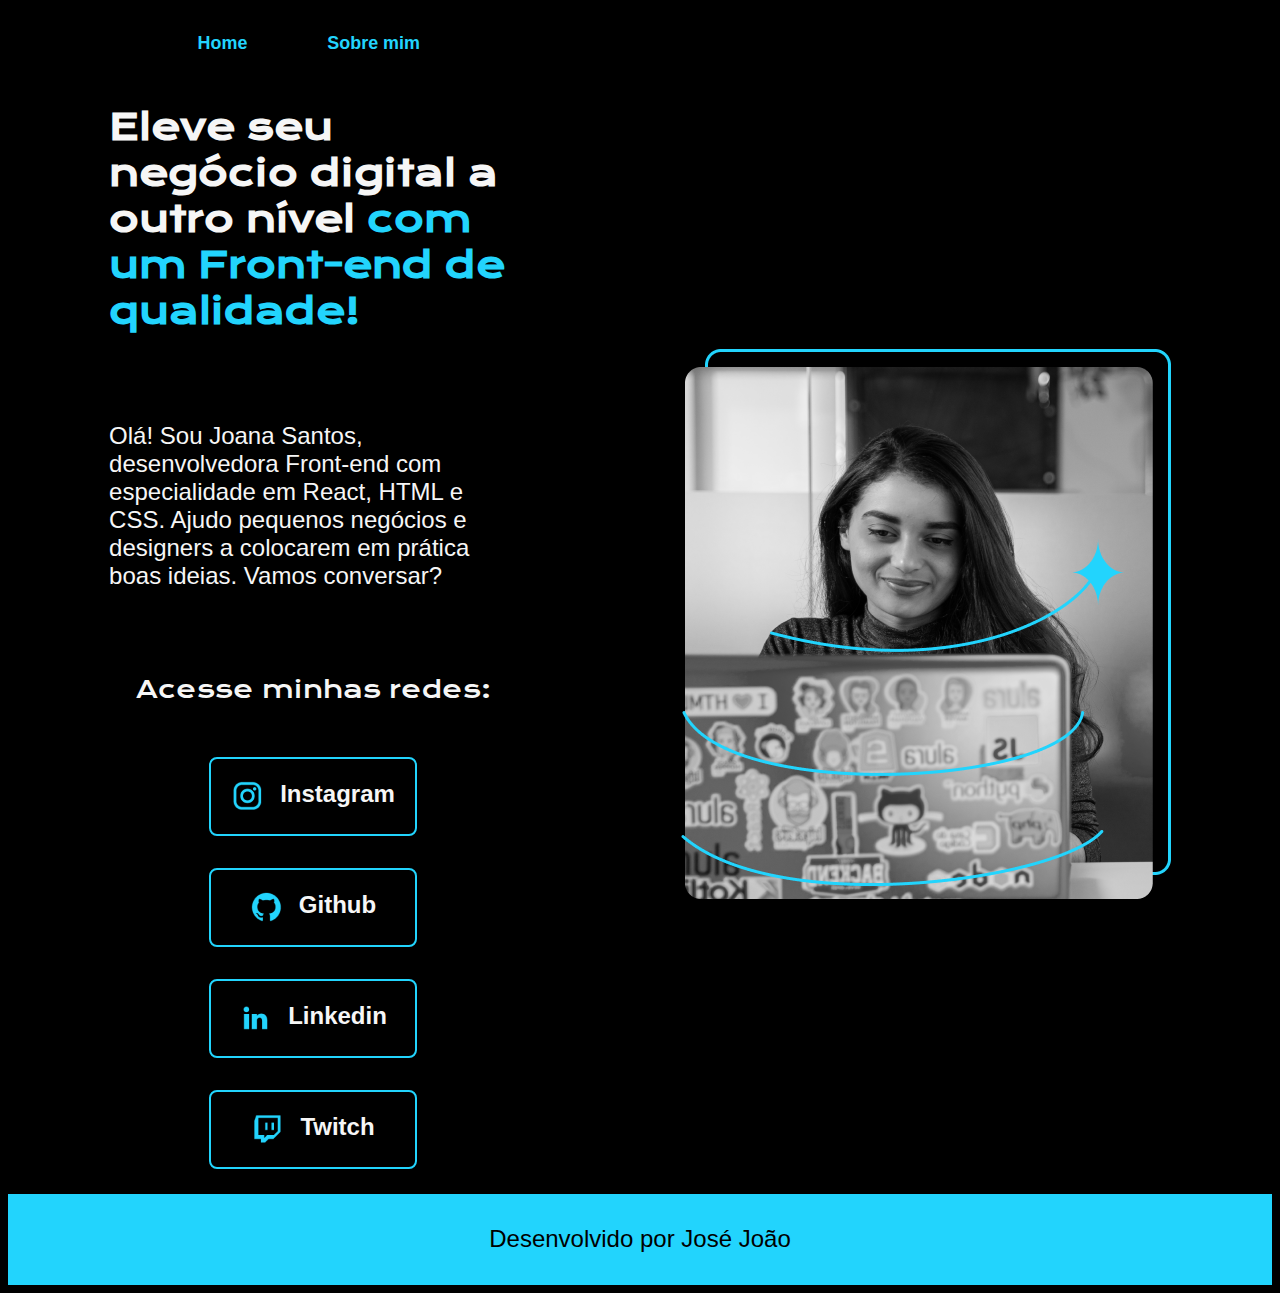
<file: index.html>
<!DOCTYPE html>
<html lang="pt-br">
<head>
    <meta charset="UTF-8">
    <meta http-equiv="X-UA-Compatible" content="IE=edge">
    <meta name="viewport" content="width=device-width, initial-scale=1.0">
    <title>Document</title>
    <link rel="stylesheet" href="./styles/style.css">
</head>
<body>
   <header class="cabecalho">
    <nav class="cabecalho__menu">
      <a class="cabecalho__link__menu" href="index.html">Home</a>
      <a class="cabecalho__link__menu" href="about.html">Sobre mim</a>
    </nav>
   </header>
    <main class="apresentacao">
        <section class="apresentacao__conteudo">
            <h1 class="apresentacao__conteudo__titulo">Eleve seu negócio digital a outro nível <strong class="titulo-destaque">com um Front-end de qualidade!</strong></h1>
            <p class="apresentacao__conteudo__texto">Olá! Sou Joana Santos, desenvolvedora Front-end com especialidade em <span>React, HTML e CSS.</span> 
                Ajudo pequenos negócios e designers a colocarem em prática boas ideias. Vamos conversar?</p>
            <div class="apresentacao__links">
               <h2 class="apresentacao__links__subtitulo">Acesse minhas redes:</h2> 
                <a class="apresentacao__links__navegacao" href="https://instagram.com/jotaj._.monteiro">
                  <img src="./assets/instagram.png" alt="logo do instagram">  Instagram</a>
                <a class="apresentacao__links__navegacao" href=" https://github.com/jotajot">
                  <img src="./assets/github.png" alt="logo do github">  Github</a>
                <a class="apresentacao__links__navegacao" href=" https://linkedin.com/jotajot">
                  <img src="./assets/linkedin.png" alt="logo do linkedin">Linkedin</a>
                <a class="apresentacao__links__navegacao" href=" https://twitch.tv/jotajot">
                  <img src="./assets/twitch.png" alt="logo da twitch">Twitch</a>
            </div>
        </section>
        <img class="navegacao"> <img src="./assets/imagem.png" alt="Foto da Joana Santos programando">
    </main>
    <footer class="rodape">
        <p>Desenvolvido por José João</p>
    </footer> 
</body>
</html>
</file>
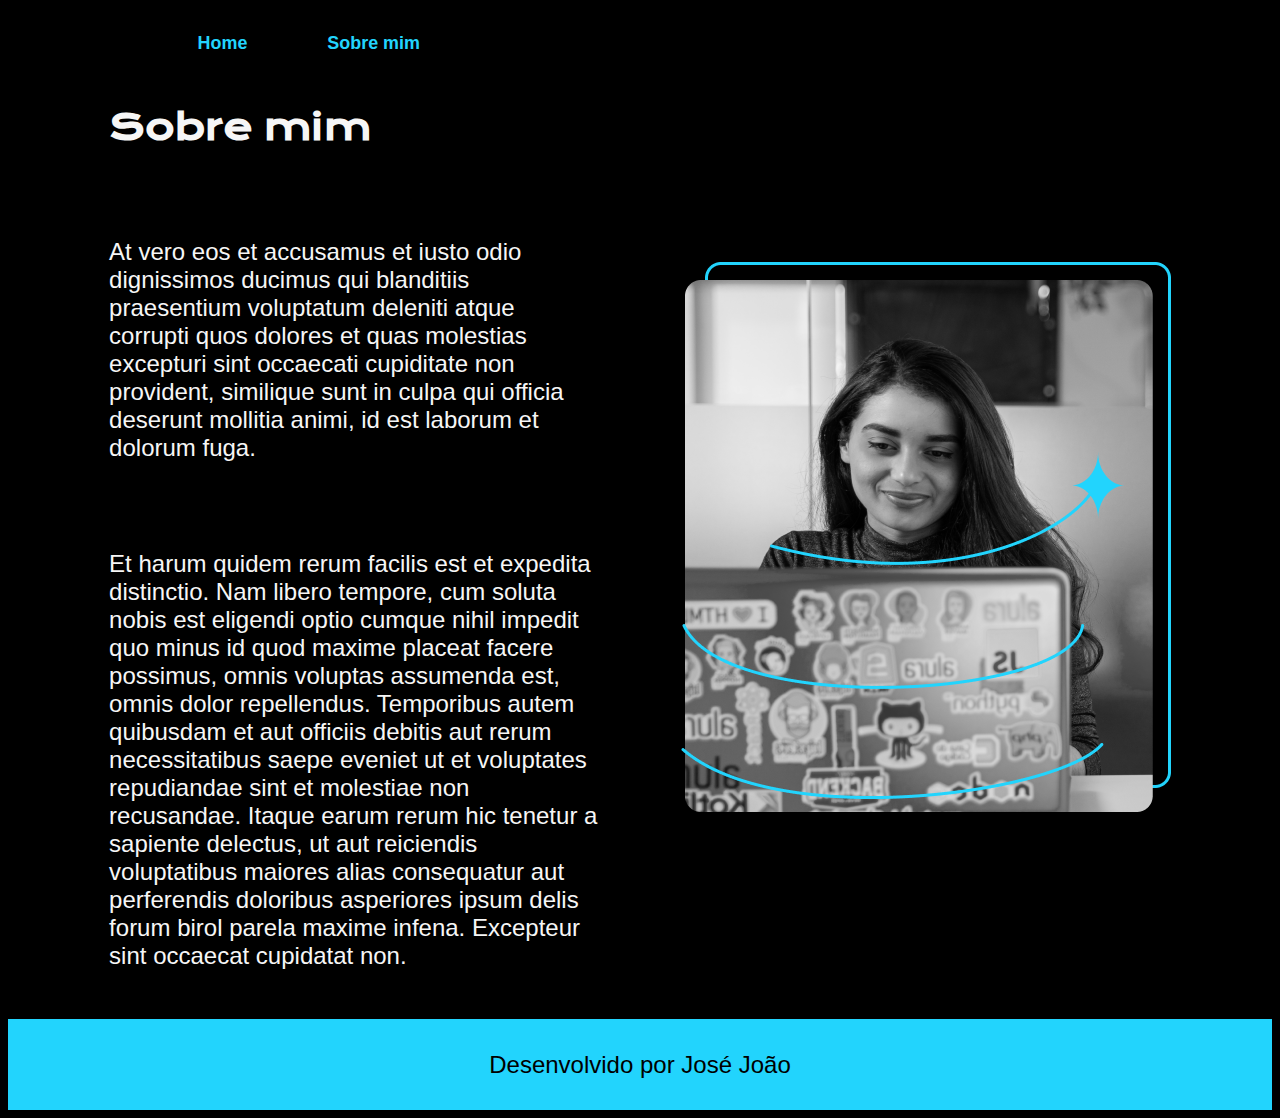
<file: about.html>
<!DOCTYPE html>
<html lang="en">
<head>
    <meta charset="UTF-8">
    <meta name="viewport" content="width=device-width, initial-scale=1.0">
    <link rel="stylesheet" href="./styles/style.css">
    <title>Sobre mim</title>
</head>
<body>
    <header class="cabecalho">
        <nav class="cabecalho__menu">
        <a class="cabecalho__link__menu" href="index.html">Home</a>
        <a class="cabecalho__link__menu" href="about.html">Sobre mim</a>
        </nav>
    </header>
    <main class="apresentacao">
        <section class="apresentacao__conteudo">
           <h1 class="apresentacao__conteudo__titulo">Sobre mim</h1>
           <p class="apresentacao__conteudo__texto">At vero eos et accusamus et iusto odio dignissimos ducimus qui blanditiis praesentium voluptatum 
                deleniti atque corrupti quos dolores et quas molestias excepturi sint occaecati cupiditate non provident, 
                similique sunt in culpa qui officia deserunt mollitia animi, id est laborum et dolorum fuga.
           </p>
           <p class="apresentacao__conteudo__texto">Et harum quidem rerum facilis est et expedita distinctio. Nam libero tempore, cum soluta nobis est 
                eligendi optio cumque nihil impedit quo minus id quod maxime placeat facere possimus, omnis voluptas 
                assumenda est, omnis dolor repellendus. Temporibus autem quibusdam et aut officiis debitis aut rerum 
                necessitatibus saepe eveniet ut et voluptates repudiandae sint et molestiae non recusandae. Itaque earum 
                rerum hic tenetur a sapiente delectus, ut aut reiciendis voluptatibus maiores alias consequatur aut 
                perferendis 
                doloribus asperiores ipsum delis forum birol parela maxime infena. Excepteur sint occaecat cupidatat non.</p>
        </section>
        <img class="apresentacao__imagem" src="./assets/imagem.png" alt="Foto da Joana Santos">
    </main>
    <footer class="rodape">
        <p>Desenvolvido por José João</p>
    </footer>
</body>
</html>
</file>
<file: styles/style.css>
@import url('https://fonts.googleapis.com/css2?family=Krona+One&display=swap');
@import url('https://fonts.googleapis.com/css2?family=Krona+One&family=Montserrat:ital,wght@0,100..900;1,100..900&display=swap');
@import url('https://fonts.googleapis.com/css2?family=Montserrat:ital,wght@0,600;1,600&display=swap');

:root{
   --fonte-principal: 'Krona One', sans-serif;
   --fonte-secundaria: 'Monteserrat', sans-serif;
}

body{
    height:auto;
    box-sizing: border-box;
    background:#000000;
    color: #f6f6f6;
}

h1{
    font-weight: bold;
}

.cabecalho{
    padding: 2% 0% 0% 15%;
}

.cabecalho__menu{
    display:flex;
    gap: 80px;
}

.cabecalho__link__menu{
    color: #22d4fd;
    font-size: 1.12rem;
    font-family: var(--fonte-secundaria);
    font-weight: 600;
    text-decoration: none;
}

.apresentacao{
    padding: 2% 8%;
    display:flex;
    align-items: center;
    justify-content: space-between;
    gap: 82px;
}

.apresentacao__conteudo{
    width: 50%;
    display:flex;
    flex-direction:column;
    gap: 40px;
}

.titulo-destaque{
    color: #22d4fd;
}


.apresentacao__conteudo__titulo{
    font-size: 2.25rem;
    font-family: var(--fonte-principal);
}

.apresentacao__conteudo__texto{
    font-size: 1.5rem;
    font-family: var(--fonte-secundaria);
}

.apresentacao__links{
    display: flex;
    flex-direction:column;
    justify-content: space-between;
    align-items: center;
    gap: 32px;
}

.apresentacao__links__subtitulo{
    font-family: var(--fonte-principal);
    font-weight: 400;
    font-size: 1.5rem;
}

.apresentacao__links__navegacao{
    /* background-color:#22D4FD; */
    display:flex;
    justify-content: center;
    gap: 16px;
    border: 2px solid #22d4fd;
    width: 50%;
    text-align: center;
    border-radius: 8px;
    font-size: 1.5rem;
    font-weight: 600;
    padding: 21.5px 0;
    text-decoration: none;
    color: #f6f6f6;
    font-family: var(--fonte-secundaria);
}

.apresentacao__links__navegacao:hover{
    background-color: #272727;
}

.apresentacao__imagem{
    width: 50%;
}

.rodape{
    padding: 0.6%;
    color: #000000;
    background-color: #22d4fd;
    text-align: center;
    font-family: var(--fonte-secundaria);
    font-size: 1.5rem;
    font-weight: 400;
}

@media (max-width: 1200px ){
    .cabecalho{
        padding: 10%;
    }

    .cabecalho__menu{
        justify-content:center;
    }
    
    
    .apresentacao{
        flex-direction: column-reverse;
        padding: 5%;
    }

    .apresentacao__conteudo{
        width: auto;
    }
}
</file>
